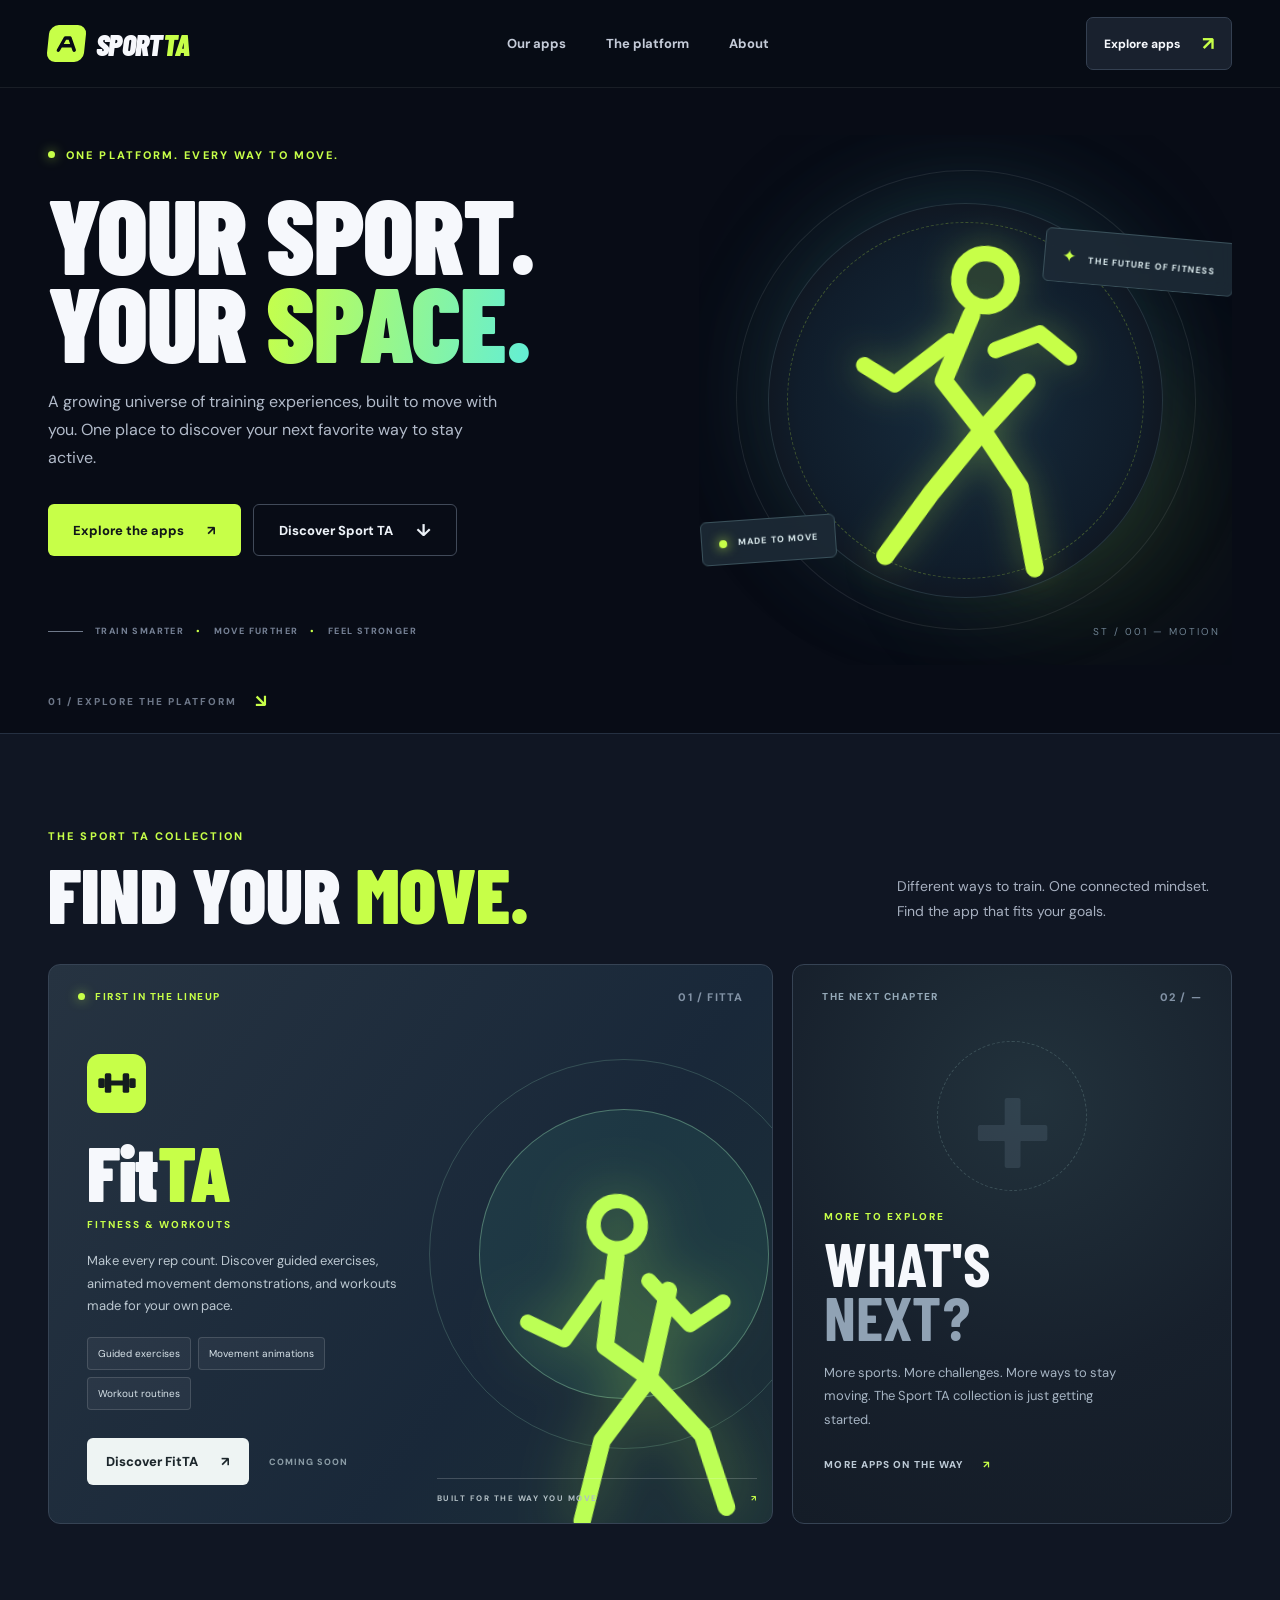
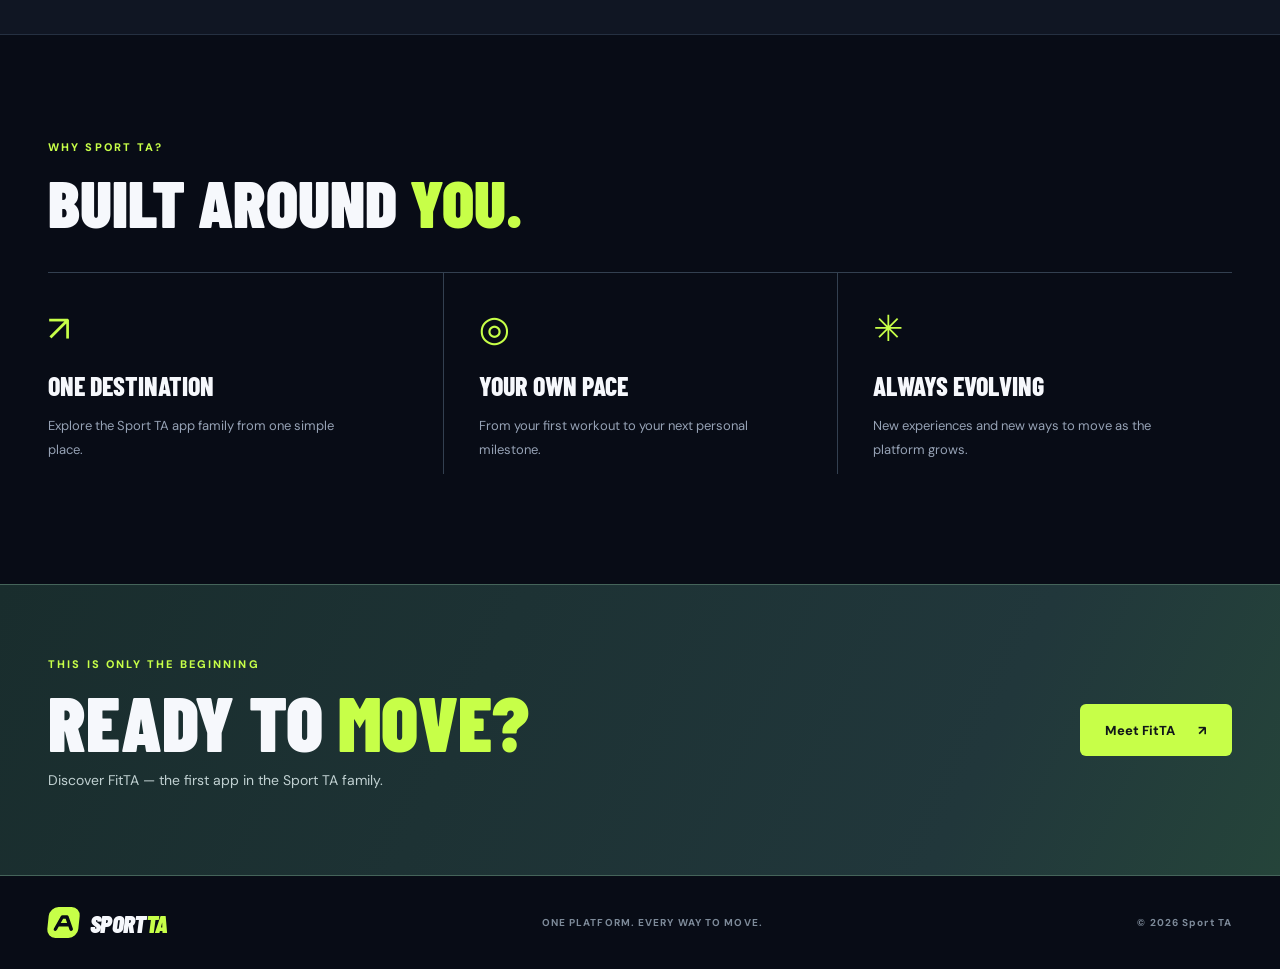
<file: index.html>
<!doctype html>
<html lang="en">
<head>
  <meta charset="utf-8">
  <meta name="viewport" content="width=device-width, initial-scale=1">
  <meta name="theme-color" content="#080c16">
  <meta name="description" content="Sport TA brings your training apps together. Discover FitTA, your new home for guided fitness, workouts and movement.">
  <meta property="og:title" content="Sport TA — Your sport. Your space.">
  <meta property="og:description" content="One home for the way you move. Start your journey with FitTA.">
  <meta property="og:type" content="website">
  <title>Sport TA — Your sport. Your space.</title>
  <link rel="icon" href="assets/favicon.svg" type="image/svg+xml">
  <link rel="stylesheet" href="styles.css">
  <script src="script.js" defer></script>
</head>
<body>
  <a class="skip-link" href="#main">Skip to content</a>
  <header class="site-header" id="top">
    <div class="shell nav-wrap">
      <a class="brand" href="#top" aria-label="Sport TA home">
        <span class="brand-mark" aria-hidden="true"><svg viewBox="0 0 32 32" fill="none"><path d="M7 23L13.4 9h5.2L25 23" stroke="currentColor" stroke-width="4" stroke-linecap="round" stroke-linejoin="round"/><path d="M11 18h10" stroke="currentColor" stroke-width="4" stroke-linecap="round"/></svg></span>
        <span>SPORT<span class="brand-accent">TA</span></span>
      </a>
      <nav class="main-nav" aria-label="Main navigation">
        <a href="#apps">Our apps</a>
        <a href="#why-sportta">The platform</a>
        <a href="#about">About</a>
      </nav>
      <a href="#apps" class="nav-cta">Explore apps <span aria-hidden="true">↗</span></a>
      <button class="menu-toggle" type="button" aria-label="Open navigation" aria-expanded="false" aria-controls="mobile-menu"><span></span><span></span><span></span></button>
    </div>
    <nav class="mobile-nav" id="mobile-menu" aria-label="Mobile navigation" hidden>
      <a href="#apps">Our apps</a><a href="#why-sportta">The platform</a><a href="#about">About</a>
    </nav>
  </header>

  <main id="main">
    <section class="hero shell" aria-labelledby="hero-title">
      <div class="hero-copy">
        <div class="eyebrow"><span class="eyebrow-dot"></span> ONE PLATFORM. EVERY WAY TO MOVE.</div>
        <h1 id="hero-title">YOUR SPORT.<br>YOUR <span class="gradient-text">SPACE.</span></h1>
        <p class="hero-description">A growing universe of training experiences, built to move with you. One place to discover your next favorite way to stay active.</p>
        <div class="hero-actions"><a class="button button-primary" href="#apps">Explore the apps <span aria-hidden="true">↗</span></a><a class="button button-ghost" href="#why-sportta">Discover Sport TA <span aria-hidden="true">↓</span></a></div>
        <div class="hero-foot"><span class="foot-line"></span> TRAIN SMARTER <span class="foot-dot">•</span> MOVE FURTHER <span class="foot-dot">•</span> FEEL STRONGER</div>
      </div>
      <div class="hero-art" aria-hidden="true">
        <div class="orb orb-one"></div><div class="orb orb-two"></div><div class="orbit orbit-one"></div><div class="orbit orbit-two"></div>
        <div class="hero-art-disc"><div class="disc-glow"></div><svg class="hero-person" viewBox="0 0 360 480" fill="none" xmlns="http://www.w3.org/2000/svg"><circle cx="190" cy="69" r="34" stroke="currentColor" stroke-width="20"/><path d="M176 115L148 202L203 261L254 195" stroke="currentColor" stroke-width="23" stroke-linecap="round" stroke-linejoin="round"/><path d="M152 151L86 212L45 191M211 157L265 131L305 158" stroke="currentColor" stroke-width="21" stroke-linecap="round" stroke-linejoin="round"/><path d="M203 261L145 346L93 432M203 261L257 329L285 431" stroke="currentColor" stroke-width="23" stroke-linecap="round" stroke-linejoin="round"/></svg></div>
        <div class="art-tag art-tag-top"><span class="tag-symbol">✦</span> THE FUTURE OF FITNESS</div>
        <div class="art-tag art-tag-bottom"><span class="pulse"></span> MADE TO MOVE</div>
        <span class="art-coordinate">ST / 001 — MOTION</span>
      </div>
      <div class="hero-bottom-mark">01 / EXPLORE THE PLATFORM <span aria-hidden="true">↘</span></div>
    </section>

    <section class="apps-section" id="apps" aria-labelledby="apps-title">
      <div class="shell">
        <div class="section-heading"><div><div class="kicker">THE SPORT TA COLLECTION</div><h2 id="apps-title">FIND YOUR <span>MOVE.</span></h2></div><p>Different ways to train. One connected mindset. Find the app that fits your goals.</p></div>
        <div class="app-grid">
          <article class="app-card featured-card">
            <div class="card-topline"><span class="status-live"><span class="status-dot"></span> FIRST IN THE LINEUP</span><span class="card-number">01 / FITTA</span></div>
            <div class="featured-body"><div class="featured-text"><div class="app-logo"><span class="fit-mark" aria-hidden="true"><svg viewBox="0 0 64 64" fill="none"><rect x="9" y="26" width="8" height="12" rx="2" fill="currentColor"/><rect x="17" y="20" width="8" height="24" rx="2" fill="currentColor"/><path d="M25 32h14" stroke="currentColor" stroke-width="6" stroke-linecap="round"/><rect x="39" y="20" width="8" height="24" rx="2" fill="currentColor"/><rect x="47" y="26" width="8" height="12" rx="2" fill="currentColor"/></svg></span></div><h3>Fit<span>TA</span></h3><div class="category">FITNESS & WORKOUTS</div><p>Make every rep count. Discover guided exercises, animated movement demonstrations, and workouts made for your own pace.</p><div class="feature-tags"><span>Guided exercises</span><span>Movement animations</span><span>Workout routines</span></div><div class="card-actions"><a href="fitta.html" class="button button-light">Discover FitTA <span aria-hidden="true">↗</span></a><span class="availability">COMING SOON</span></div></div><div class="featured-visual" aria-hidden="true"><div class="visual-ring ring-a"></div><div class="visual-ring ring-b"></div><div class="fit-silhouette"><svg viewBox="0 0 260 360" fill="none"><circle cx="132" cy="50" r="23" stroke="currentColor" stroke-width="14"/><path d="M128 81l-18 86 40 34 26-83" stroke="currentColor" stroke-width="17" stroke-linecap="round" stroke-linejoin="round"/><path d="M112 109L71 157 37 137M158 107l36 46 34-19" stroke="currentColor" stroke-width="15" stroke-linecap="round" stroke-linejoin="round"/><path d="M150 201l-51 57-26 76M150 201l47 60 17 72" stroke="currentColor" stroke-width="17" stroke-linecap="round" stroke-linejoin="round"/></svg></div><div class="visual-bottom-label">BUILT FOR THE WAY YOU MOVE <span>↗</span></div></div></div>
          </article>
          <article class="app-card next-card"><div class="card-topline"><span class="future-label">THE NEXT CHAPTER</span><span class="card-number">02 / —</span></div><div class="next-graphic" aria-hidden="true"><div class="next-plus">+</div><div class="next-orbit"></div></div><div class="next-content"><div class="category">MORE TO EXPLORE</div><h3>WHAT'S <br><em>NEXT?</em></h3><p>More sports. More challenges. More ways to stay moving. The Sport TA collection is just getting started.</p><span class="soon-link">MORE APPS ON THE WAY <span aria-hidden="true">↗</span></span></div></article>
        </div>
      </div>
    </section>

    <section class="values-section shell" id="why-sportta" aria-labelledby="values-title"><div class="values-heading"><span class="kicker">WHY SPORT TA?</span><h2 id="values-title">BUILT AROUND <span>YOU.</span></h2></div><div class="value-grid"><div class="value"><div class="value-icon" aria-hidden="true">↗</div><h3>ONE DESTINATION</h3><p>Explore the Sport TA app family from one simple place.</p></div><div class="value"><div class="value-icon" aria-hidden="true">◎</div><h3>YOUR OWN PACE</h3><p>From your first workout to your next personal milestone.</p></div><div class="value"><div class="value-icon" aria-hidden="true">✳</div><h3>ALWAYS EVOLVING</h3><p>New experiences and new ways to move as the platform grows.</p></div></div></section>

    <section class="closing-section" id="about"><div class="shell closing-inner"><div><div class="kicker">THIS IS ONLY THE BEGINNING</div><h2>READY TO <span>MOVE?</span></h2><p>Discover FitTA — the first app in the Sport TA family.</p></div><a class="button button-primary" href="fitta.html">Meet FitTA <span aria-hidden="true">↗</span></a></div></section>
  </main>
  <footer class="site-footer"><div class="shell footer-inner"><a class="brand brand-footer" href="#top"><span class="brand-mark" aria-hidden="true"><svg viewBox="0 0 32 32" fill="none"><path d="M7 23L13.4 9h5.2L25 23" stroke="currentColor" stroke-width="4" stroke-linecap="round" stroke-linejoin="round"/><path d="M11 18h10" stroke="currentColor" stroke-width="4" stroke-linecap="round"/></svg></span><span>SPORT<span class="brand-accent">TA</span></span></a><span>ONE PLATFORM. EVERY WAY TO MOVE.</span><span>© <span data-year>2026</span> Sport TA</span></div></footer>
</body>
</html>
</file>
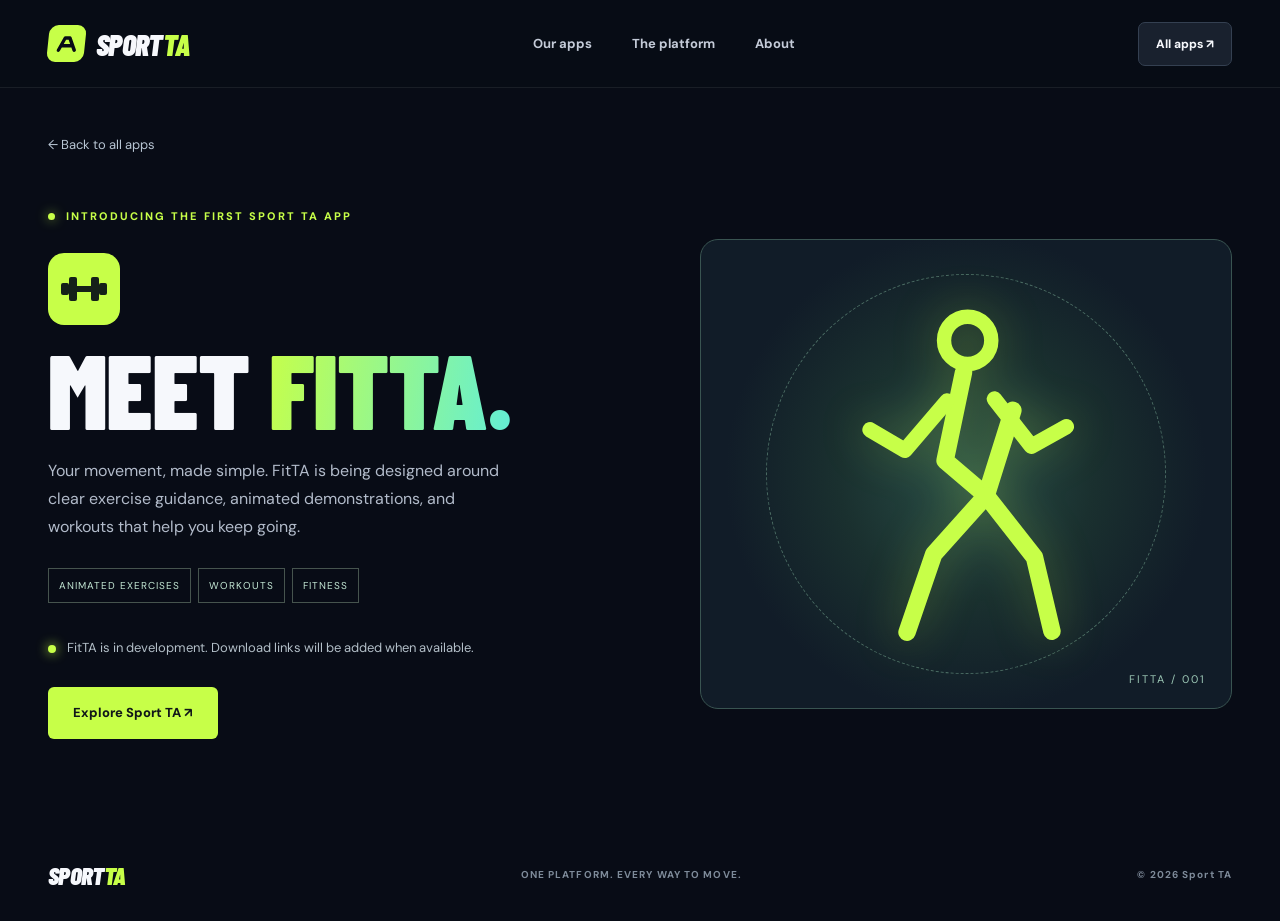
<file: fitta.html>
<!doctype html>
<html lang="en"><head><meta charset="utf-8"><meta name="viewport" content="width=device-width, initial-scale=1"><meta name="theme-color" content="#080c16"><meta name="description" content="FitTA — guided fitness and animated movement, coming soon to the Sport TA app platform."><title>FitTA — Sport TA</title><link rel="icon" href="assets/favicon.svg" type="image/svg+xml"><link rel="stylesheet" href="styles.css"><script src="script.js" defer></script></head>
<body><a class="skip-link" href="#main">Skip to content</a><header class="site-header"><div class="shell nav-wrap"><a class="brand" href="index.html" aria-label="Sport TA home"><span class="brand-mark" aria-hidden="true"><svg viewBox="0 0 32 32" fill="none"><path d="M7 23L13.4 9h5.2L25 23" stroke="currentColor" stroke-width="4" stroke-linecap="round" stroke-linejoin="round"/><path d="M11 18h10" stroke="currentColor" stroke-width="4" stroke-linecap="round"/></svg></span><span>SPORT<span class="brand-accent">TA</span></span></a><nav class="main-nav" aria-label="Main navigation"><a href="index.html#apps">Our apps</a><a href="index.html#why-sportta">The platform</a><a href="index.html#about">About</a></nav><a class="nav-cta" href="index.html#apps">All apps ↗</a><button class="menu-toggle" type="button" aria-label="Open navigation" aria-expanded="false" aria-controls="mobile-menu"><span></span><span></span><span></span></button></div><nav class="mobile-nav" id="mobile-menu" aria-label="Mobile navigation" hidden><a href="index.html#apps">Our apps</a><a href="index.html#why-sportta">The platform</a><a href="index.html#about">About</a></nav></header><main id="main"><section class="detail-hero shell"><a href="index.html#apps" class="back-link">← Back to all apps</a><div class="detail-layout"><div><div class="eyebrow"><span class="eyebrow-dot"></span> INTRODUCING THE FIRST SPORT TA APP</div><div class="detail-logo"><span class="fit-mark" aria-hidden="true"><svg viewBox="0 0 64 64" fill="none"><rect x="9" y="26" width="8" height="12" rx="2" fill="currentColor"/><rect x="17" y="20" width="8" height="24" rx="2" fill="currentColor"/><path d="M25 32h14" stroke="currentColor" stroke-width="6" stroke-linecap="round"/><rect x="39" y="20" width="8" height="24" rx="2" fill="currentColor"/><rect x="47" y="26" width="8" height="12" rx="2" fill="currentColor"/></svg></span></div><h1>MEET <span class="gradient-text">FITTA.</span></h1><p class="hero-description">Your movement, made simple. FitTA is being designed around clear exercise guidance, animated demonstrations, and workouts that help you keep going.</p><div class="detail-tags"><span>ANIMATED EXERCISES</span><span>WORKOUTS</span><span>FITNESS</span></div><div class="detail-notice"><span class="pulse"></span> FitTA is in development. Download links will be added when available.</div><a class="button button-primary" href="index.html#apps">Explore Sport TA ↗</a></div><div class="detail-art" aria-hidden="true"><div class="detail-ring"></div><svg viewBox="0 0 260 360" fill="none"><circle cx="132" cy="50" r="23" stroke="currentColor" stroke-width="14"/><path d="M128 81l-18 86 40 34 26-83" stroke="currentColor" stroke-width="17" stroke-linecap="round" stroke-linejoin="round"/><path d="M112 109L71 157 37 137M158 107l36 46 34-19" stroke="currentColor" stroke-width="15" stroke-linecap="round" stroke-linejoin="round"/><path d="M150 201l-51 57-26 76M150 201l47 60 17 72" stroke="currentColor" stroke-width="17" stroke-linecap="round" stroke-linejoin="round"/></svg><span>FITTA / 001</span></div></div></section></main><footer class="site-footer"><div class="shell footer-inner"><a class="brand brand-footer" href="index.html"><span>SPORT<span class="brand-accent">TA</span></span></a><span>ONE PLATFORM. EVERY WAY TO MOVE.</span><span>© <span data-year>2026</span> Sport TA</span></div></footer></body></html>
</file>
<file: styles.css>
@import url('https://fonts.googleapis.com/css2?family=Barlow+Condensed:wght@600;700;800;900&family=DM+Sans:wght@400;500;600;700;800&display=swap');
:root{color-scheme:dark;--bg:#080c16;--panel:#111827;--muted:#9ba4b6;--lime:#c7ff48;--cyan:#5ce9e7;--white:#f6f8fc;--stroke:#273143;--display:'Barlow Condensed','Arial Narrow',Impact,sans-serif;--body:'DM Sans',system-ui,sans-serif}*{box-sizing:border-box}html{scroll-behavior:smooth}body{margin:0;background:var(--bg);color:var(--white);font-family:var(--body);-webkit-font-smoothing:antialiased}a{color:inherit;text-decoration:none}button{font:inherit}a:focus-visible,button:focus-visible{outline:3px solid var(--lime);outline-offset:5px}::selection{background:var(--lime);color:#101510}.shell{width:min(1240px,calc(100% - 96px));margin-inline:auto}.skip-link{position:absolute;left:12px;top:-60px;padding:12px;background:var(--lime);color:#080c16;z-index:99}.skip-link:focus{top:12px}.site-header{height:88px;border-bottom:1px solid rgba(255,255,255,.075);position:relative;z-index:30;background:#080c16f0}.nav-wrap{height:100%;display:flex;align-items:center;justify-content:space-between;gap:30px}.brand{display:inline-flex;gap:11px;align-items:center;font-family:var(--display);font-size:30px;font-weight:900;font-style:italic;letter-spacing:-.7px;white-space:nowrap}.brand-mark{height:37px;width:37px;display:grid;place-items:center;background:var(--lime);color:var(--bg);border-radius:9px;transform:skew(-6deg)}.brand-mark svg{width:28px}.brand-accent{color:var(--lime)}.main-nav{display:flex;gap:40px}.main-nav a{font-size:13px;font-weight:700;color:#c4cbd8;transition:color .2s}.main-nav a:hover,.mobile-nav a:hover{color:var(--lime)}.nav-cta{display:flex;align-items:center;gap:22px;background:#19212e;border:1px solid #344051;padding:13px 17px;border-radius:7px;font-size:12px;font-weight:800}.nav-cta span{color:var(--lime);font-size:19px}.menu-toggle{display:none;background:transparent;border:0;padding:8px;cursor:pointer}.menu-toggle span{display:block;background:white;width:25px;height:2px;margin:5px}.mobile-nav{display:none}.hero{min-height:610px;display:grid;grid-template-columns:1.1fr .9fr;position:relative;align-items:center;padding-top:47px;padding-bottom:68px}.hero-copy{position:relative;z-index:2;padding-bottom:15px}.eyebrow,.kicker{font-size:11px;letter-spacing:2.1px;font-weight:800;color:var(--lime)}.eyebrow{display:flex;align-items:center;gap:11px}.eyebrow-dot,.status-dot{width:7px;height:7px;border-radius:50%;background:var(--lime);box-shadow:0 0 12px #c7ff48aa}.hero h1,.detail-hero h1{font-family:var(--display);font-weight:900;font-size:clamp(76px,8.2vw,128px);line-height:.84;letter-spacing:-1px;margin:27px 0 23px}.gradient-text{background:linear-gradient(100deg,var(--lime),#61eed7);background-clip:text;-webkit-background-clip:text;color:transparent}.hero-description{font-size:16px;color:#b2bbca;line-height:1.75;max-width:465px;margin:0}.hero-actions{display:flex;gap:12px;flex-wrap:wrap;margin-top:32px}.button{display:inline-flex;align-items:center;justify-content:center;gap:23px;min-height:52px;padding:0 25px;border-radius:6px;font-size:13px;font-weight:800;transition:transform .2s,background .2s}.button:hover{transform:translateY(-2px)}.button-primary{background:var(--lime);color:#111719}.button-primary:hover{background:#d9ff86}.button-ghost{background:transparent;border:1px solid #414a59;color:#ecf1f7}.button-ghost span{font-size:17px}.hero-foot{display:flex;align-items:center;gap:12px;color:#758094;font-size:9px;letter-spacing:1.4px;font-weight:800;white-space:nowrap;margin-top:69px}.foot-line{width:35px;height:1px;background:#6f798a}.foot-dot{color:var(--lime)}.hero-art{height:530px;position:relative;overflow:hidden;display:grid;place-items:center}.orb{position:absolute;border-radius:50%;filter:blur(64px)}.orb-one{width:310px;height:310px;background:#174c5b9c;left:21%;top:17%}.orb-two{width:240px;height:240px;background:#668f222d;right:7%;bottom:10%}.orbit{position:absolute;border-radius:50%;border:1px solid #ffffff16;transform:rotate(-20deg)}.orbit-one{width:460px;height:460px}.orbit-two{width:340px;height:340px;border-color:#b9e64e35}.hero-art-disc{height:395px;width:395px;border-radius:50%;background:radial-gradient(circle at 50% 50%,#172c3d,#101d2b 60%,#101823 70%);border:1px solid #44616a65;display:grid;place-items:center;position:relative;box-shadow:0 0 110px #68b1a31d}.disc-glow{position:absolute;inset:18px;border-radius:50%;border:1px dashed #c7ff4840}.hero-person{width:290px;height:375px;color:var(--lime);filter:drop-shadow(0 0 17px #c7ff4850);transform:translateY(12px) rotate(5deg)}.art-tag{position:absolute;background:#1c2935e8;border:1px solid #39505a;color:#d6e6e9;font-size:9px;font-weight:800;letter-spacing:1.1px;padding:15px 17px;border-radius:6px;backdrop-filter:blur(10px)}.art-tag-top{top:100px;right:-3px;transform:rotate(5deg)}.tag-symbol{color:var(--lime);font-size:17px;margin-right:8px}.art-tag-bottom{bottom:103px;left:2px;transform:rotate(-4deg)}.pulse{display:inline-block;vertical-align:middle;height:8px;width:8px;background:var(--lime);border-radius:50%;box-shadow:0 0 12px var(--lime);margin-right:8px}.art-coordinate{position:absolute;bottom:27px;right:12px;color:#6e8191;font-size:10px;letter-spacing:2px}.hero-bottom-mark{position:absolute;left:0;bottom:20px;font-size:10px;letter-spacing:2px;color:#6d7788;font-weight:800;display:flex;gap:18px;align-items:center}.hero-bottom-mark span{color:var(--lime);font-size:18px}.apps-section{background:#101623;padding:95px 0 110px;border-top:1px solid #253041;border-bottom:1px solid #253041}.section-heading{display:flex;justify-content:space-between;gap:40px;align-items:end;margin-bottom:35px}.section-heading h2,.values-heading h2,.closing-inner h2{font-family:var(--display);font-size:clamp(58px,6vw,84px);line-height:.92;margin:15px 0 0;font-weight:900}.section-heading h2 span,.values-heading h2 span{color:var(--lime)}.section-heading p{max-width:335px;font-size:14px;line-height:1.8;color:#a7b0c0;margin:0 0 4px}.app-grid{display:grid;grid-template-columns:1.65fr 1fr;gap:19px}.app-card{min-height:495px;border:1px solid #364354;border-radius:12px;overflow:hidden;position:relative}.featured-card{background:linear-gradient(126deg,#263341,#192839 64%,#1c3037)}.card-topline{position:relative;z-index:3;display:flex;justify-content:space-between;align-items:center;padding:25px 29px}.status-live{display:inline-flex;align-items:center;gap:10px;color:var(--lime);font-size:10px;font-weight:800;letter-spacing:1.5px}.card-number{font-size:11px;letter-spacing:1.2px;color:#8292a5;font-weight:800}.featured-body{display:grid;grid-template-columns:1.05fr .95fr;min-height:400px}.featured-text{padding:25px 0 38px 38px;z-index:3}.app-logo{width:59px;height:59px;border-radius:13px;background:var(--lime);display:grid;place-items:center;color:#151c1e;margin-bottom:24px}.fit-mark svg{width:52px;height:52px;display:block}.featured-text h3{font-family:var(--display);font-size:77px;font-weight:900;letter-spacing:-1px;line-height:.9;margin:0 0 12px}.featured-text h3 span{color:var(--lime)}.category{color:var(--lime);font-size:10px;letter-spacing:2px;font-weight:800}.featured-text p{color:#bcc8d1;font-size:13px;line-height:1.75;max-width:340px;margin:19px 0}.feature-tags,.detail-tags{display:flex;gap:7px;flex-wrap:wrap}.feature-tags span{font-size:10px;border-radius:4px;padding:9px 10px;background:#ffffff0c;border:1px solid #ffffff24;color:#d8e3e9}.card-actions{display:flex;align-items:center;gap:20px;margin-top:28px}.button-light{background:#eef4f3;color:#1c262b;min-height:47px;padding:0 19px}.availability{color:#8b9ca6;font-weight:800;letter-spacing:1px;font-size:9px;white-space:nowrap}.featured-visual{position:relative;overflow:hidden}.visual-ring{position:absolute;border:1px solid #91d1b439;border-radius:50%;width:390px;height:390px;left:0;top:30px}.ring-b{width:290px;height:290px;left:50px;top:80px;border-color:#9ce2b560;background:#3b9b8722}.fit-silhouette{position:absolute;bottom:-25px;right:5px;color:#bcff55;filter:drop-shadow(0 0 28px #b7ff4d61);transform:rotate(-5deg)}.fit-silhouette svg{width:280px;height:370px}.visual-bottom-label{position:absolute;bottom:20px;left:8px;right:15px;border-top:1px solid #ffffff2e;padding-top:14px;font-size:8px;letter-spacing:1.5px;font-weight:800;color:#b0bdc3;display:flex;justify-content:space-between}.visual-bottom-label span{color:var(--lime)}.next-card{background:radial-gradient(circle at 55% 24%,#22323c,#17202c 57%,#141c27)}.future-label{font-size:10px;font-weight:800;letter-spacing:1.4px;color:#95a9b8}.next-graphic{height:175px;display:grid;place-items:center;position:relative}.next-plus{font-family:var(--display);font-size:180px;color:#6c859438;font-weight:600;line-height:1}.next-orbit{position:absolute;width:150px;height:150px;border-radius:50%;border:1px dashed #8eb7b540}.next-content{padding:6px 31px 30px}.next-content h3{font-family:var(--display);font-size:62px;line-height:.88;margin:12px 0 17px}.next-content h3 em{font-style:normal;color:#90a2b4}.next-content p{font-size:13px;line-height:1.8;color:#a6b4c3;max-width:300px}.soon-link{display:inline-flex;gap:20px;color:#bdcad6;font-size:10px;letter-spacing:1.1px;font-weight:800;margin-top:14px}.soon-link span{color:var(--lime)}.values-section{padding-top:100px;padding-bottom:110px}.values-heading h2{font-size:clamp(54px,5.2vw,74px)}.value-grid{display:grid;grid-template-columns:repeat(3,1fr);margin-top:40px;border-top:1px solid #334050}.value{padding:32px 38px 0 0;min-height:188px}.value+.value{border-left:1px solid #334050;padding-left:35px}.value-icon{font-size:36px;color:var(--lime);height:58px}.value h3{font-family:var(--display);font-weight:800;font-size:26px;margin:7px 0}.value p{font-size:13px;line-height:1.8;color:#96a2b5;max-width:295px}.closing-section{background:linear-gradient(115deg,#192d2d,#21373b 75%,#25443a);border-top:1px solid #45645a;border-bottom:1px solid #45645a}.closing-inner{min-height:290px;display:flex;align-items:center;justify-content:space-between;gap:30px}.closing-inner h2 span{color:var(--lime)}.closing-inner p{color:#c1d1d2;font-size:14px}.site-footer{padding:31px 0}.footer-inner{display:flex;align-items:center;justify-content:space-between;gap:20px}.brand-footer{font-size:25px}.brand-footer .brand-mark{width:31px;height:31px}.footer-inner>span{font-size:10px;letter-spacing:1.1px;font-weight:700;color:#7e8b9a}.detail-hero{min-height:calc(100vh - 170px);padding-top:45px;padding-bottom:90px}.back-link{font-size:13px;color:#b7c5d3}.back-link:hover{color:var(--lime)}.detail-layout{display:grid;grid-template-columns:1fr .9fr;gap:60px;align-items:center;margin-top:55px}.detail-logo{margin-top:30px;width:72px;height:72px;border-radius:16px;display:grid;place-items:center;background:var(--lime);color:#152019}.detail-logo svg{width:64px;height:64px}.detail-hero h1{margin:19px 0 25px}.detail-tags{margin:27px 0}.detail-tags span{border:1px solid #46544e;color:#c4e8d5;font-size:10px;letter-spacing:1px;padding:10px}.detail-notice{font-size:13px;color:#b3bfc8;margin:35px 0 28px;max-width:460px;line-height:1.6}.detail-art{height:470px;background:radial-gradient(circle,#284d46 0%,#1a302f 36%,#111c28 68%);border:1px solid #395451;border-radius:18px;position:relative;display:flex;justify-content:center;align-items:center;overflow:hidden}.detail-art>svg{height:370px;color:var(--lime);filter:drop-shadow(0 0 22px #c7ff4840);z-index:2}.detail-art>span{position:absolute;bottom:22px;right:25px;color:#9bc6b4;letter-spacing:2px;font-size:11px}.detail-ring{position:absolute;border:1px dashed #99d6b667;width:400px;height:400px;border-radius:50%}@media(max-width:1050px){.shell{width:min(100% - 64px,1240px)}.hero h1{font-size:clamp(70px,9vw,106px)}.hero-art-disc{width:320px;height:320px}.hero-person{width:240px;height:320px}.art-tag-top{right:0}.app-grid{grid-template-columns:1.4fr 1fr}.featured-body{grid-template-columns:1fr .65fr}.featured-text{padding-left:28px}.fit-silhouette{right:-65px}.feature-tags span{font-size:9px}.card-actions{flex-wrap:wrap}.main-nav{gap:23px}}@media(max-width:760px){.shell{width:calc(100% - 36px)}.site-header{height:70px}.brand{font-size:26px}.brand-mark{height:33px;width:33px}.main-nav,.nav-cta{display:none}.menu-toggle{display:block}.mobile-nav:not([hidden]){display:flex;flex-direction:column;position:absolute;top:70px;left:0;right:0;padding:20px 25px;background:#111b29;border-bottom:1px solid #334253;gap:20px}.mobile-nav a{font-weight:700;font-size:14px}.hero{grid-template-columns:1fr;padding-top:74px;padding-bottom:55px}.hero h1{font-size:clamp(70px,15vw,108px)}.hero-description{font-size:15px}.hero-foot{margin-top:40px;flex-wrap:wrap;white-space:normal}.hero-art{height:365px;margin-top:8px}.hero-art-disc{width:280px;height:280px}.hero-person{height:290px;width:210px}.orbit-one{width:350px;height:350px}.orbit-two{width:260px;height:260px}.art-tag-top{top:25px;right:0}.art-tag-bottom{bottom:45px;left:2px}.art-coordinate{bottom:3px}.hero-bottom-mark{position:static;margin-top:15px}.apps-section{padding:70px 0 75px}.section-heading{display:block}.section-heading p{margin-top:20px}.app-grid{grid-template-columns:1fr}.app-card{min-height:0}.featured-body{grid-template-columns:1fr .8fr;min-height:410px}.featured-text{padding:10px 0 30px 25px}.featured-text h3{font-size:68px}.fit-silhouette{right:-30px;bottom:-14px}.fit-silhouette svg{width:240px}.next-card{min-height:410px}.next-graphic{height:120px}.next-content h3{font-size:53px}.values-section{padding:75px 0}.value-grid{grid-template-columns:1fr}.value{padding:22px 0;min-height:0}.value+.value{border-left:0;border-top:1px solid #334050;padding-left:0}.closing-inner{padding:60px 0;min-height:0;align-items:start;flex-direction:column}.footer-inner{flex-wrap:wrap}.footer-inner>span:nth-child(2){display:none}.detail-layout{grid-template-columns:1fr;margin-top:40px;gap:30px}.detail-art{height:330px}.detail-art>svg{height:285px}.detail-ring{width:300px;height:300px}}@media(max-width:440px){.hero h1{font-size:70px}.hero-actions .button{width:100%}.hero-foot{font-size:8px;gap:8px}.eyebrow,.kicker{font-size:9px;letter-spacing:1.3px}.featured-body{grid-template-columns:1fr;min-height:0}.featured-text{padding:12px 23px 0}.featured-visual{height:240px}.fit-silhouette{right:20px;bottom:-110px}.visual-ring{top:-55px;left:27%}.ring-b{top:-10px;left:37%}.visual-bottom-label{left:25px;right:25px}.card-actions{gap:10px}.featured-text p{max-width:100%}.feature-tags span{padding:8px}.card-topline{padding:20px 23px}.availability{font-size:8px}.section-heading h2,.values-heading h2{font-size:58px}.detail-hero h1{font-size:74px}}@media(prefers-reduced-motion:reduce){*,*:before,*:after{scroll-behavior:auto!important;transition:none!important;animation:none!important}}
</file>
